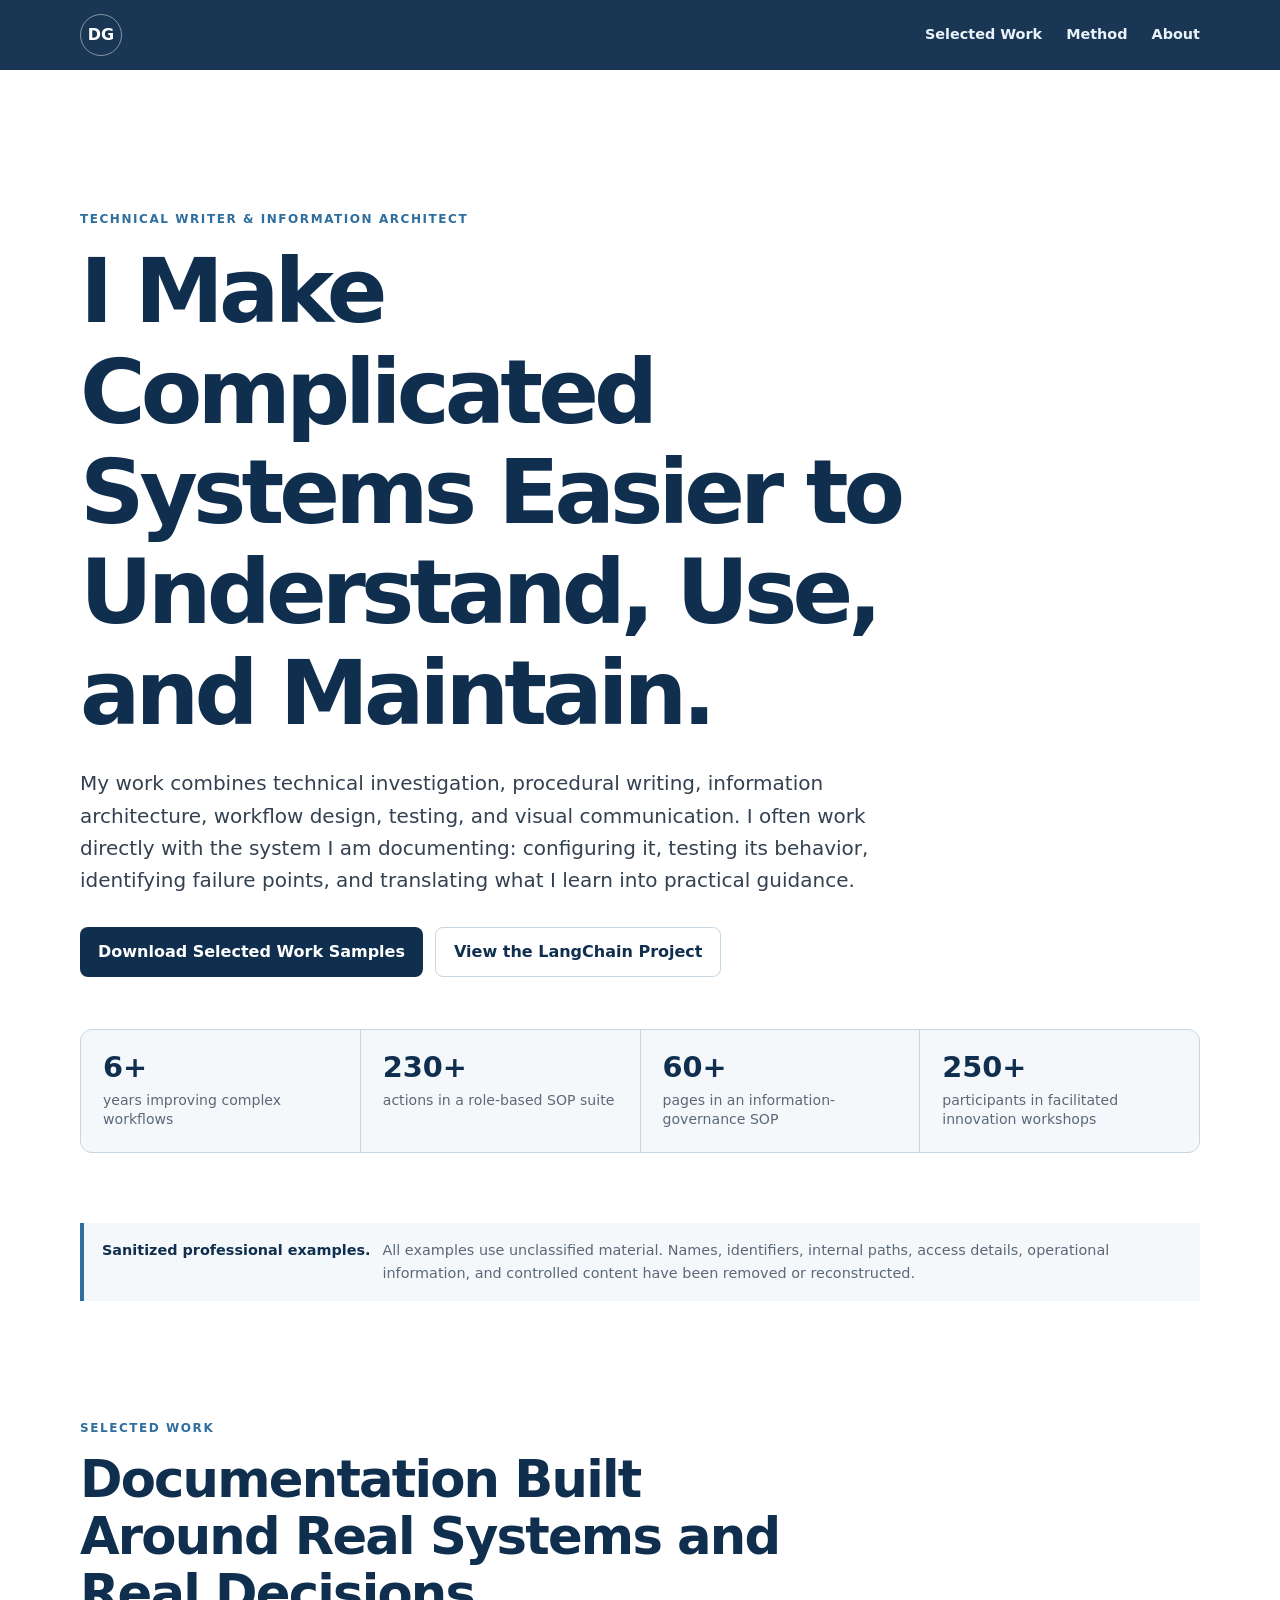
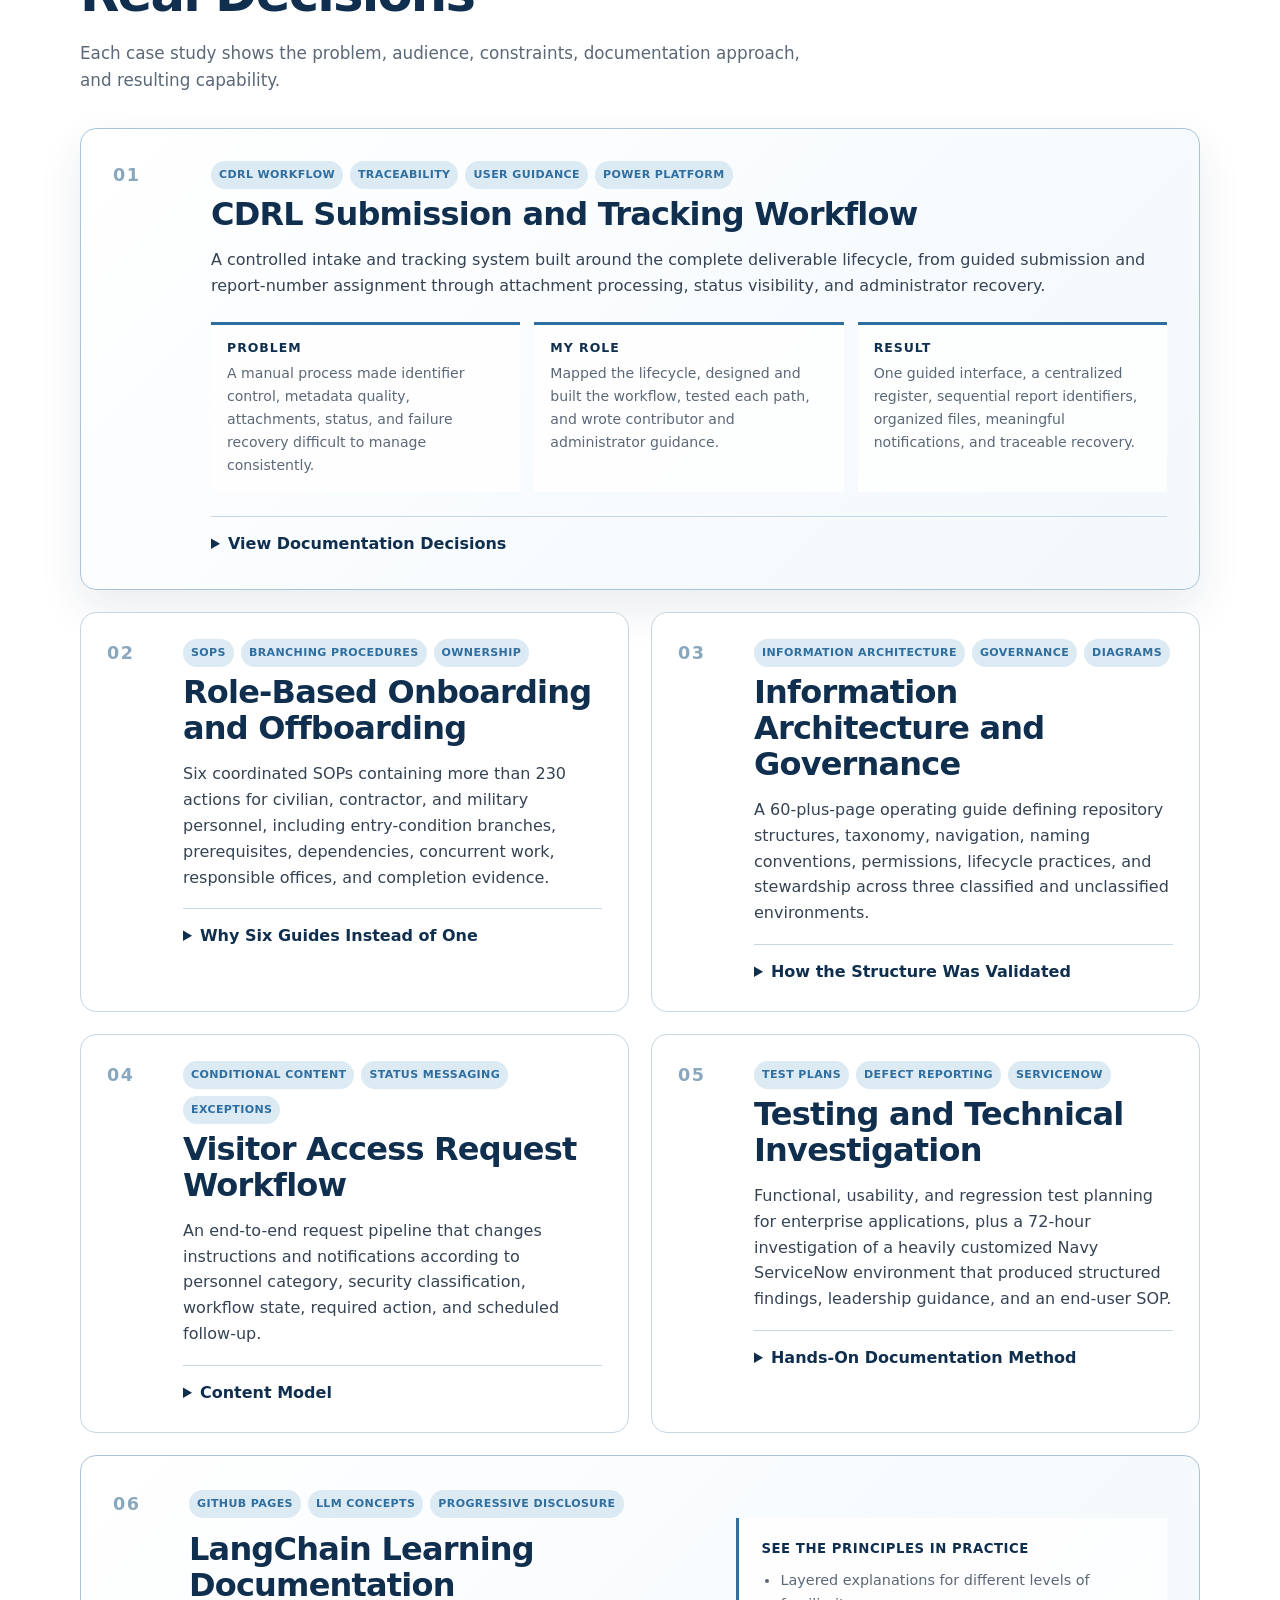
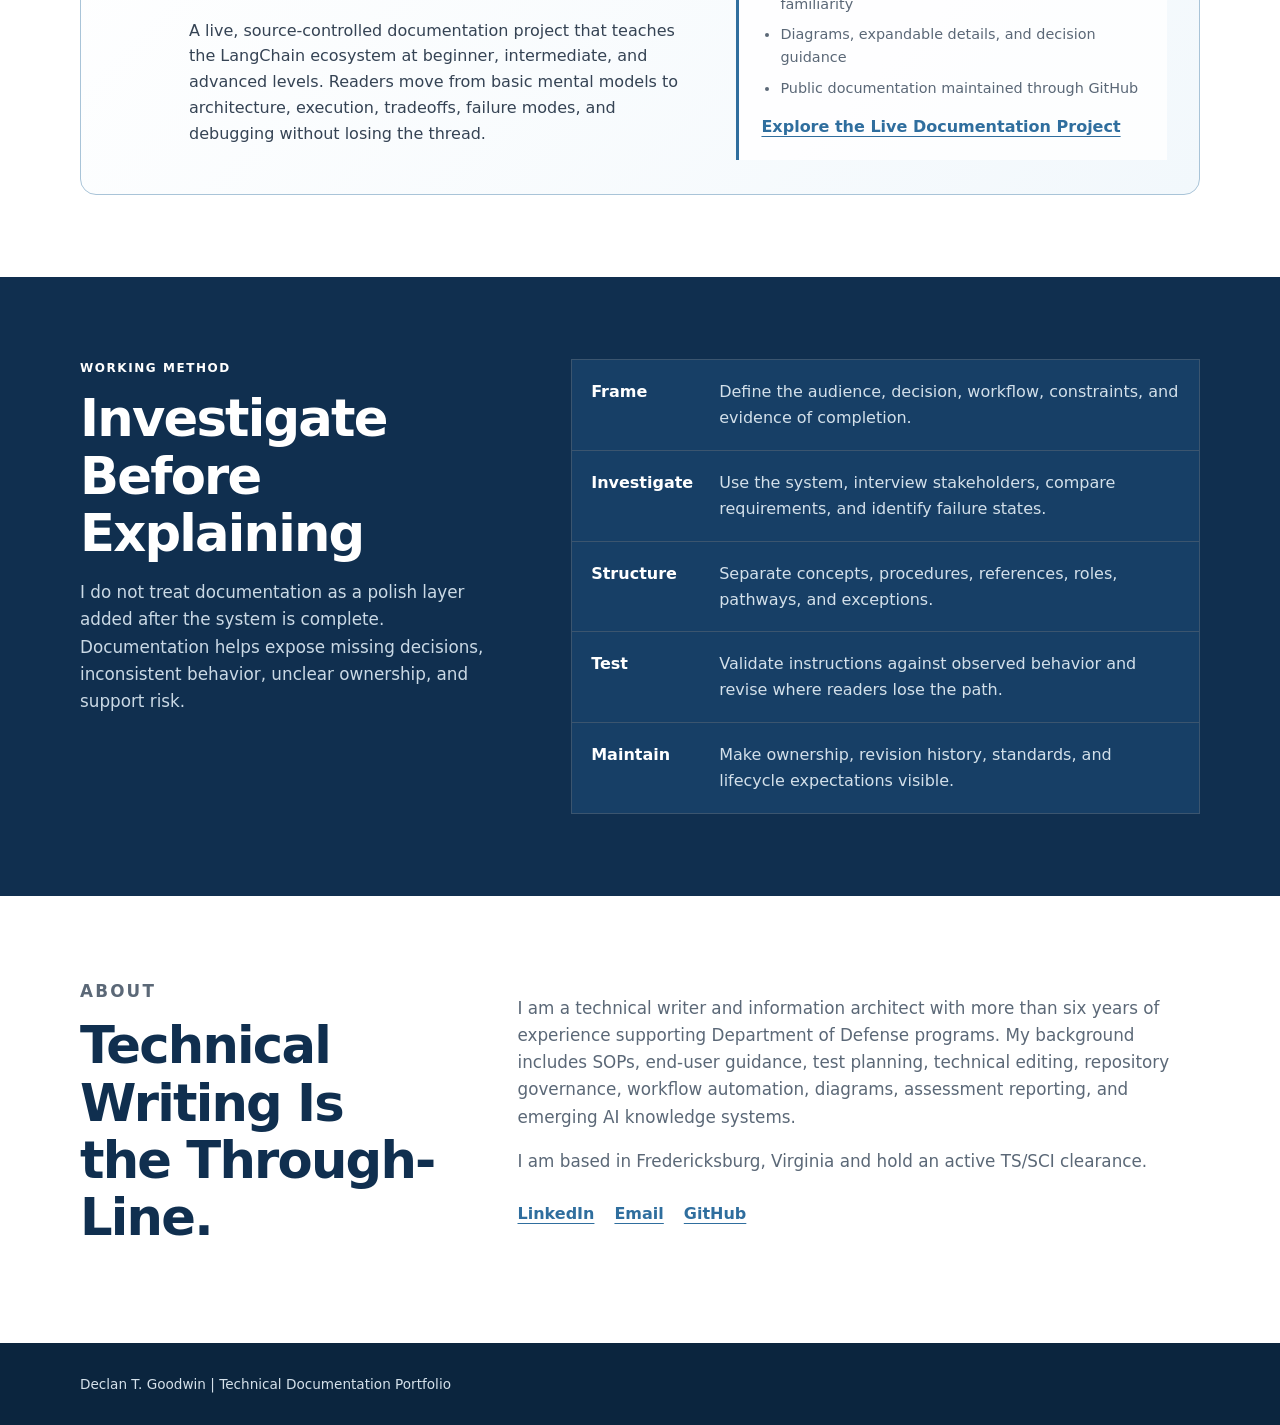
<file: index.html>
<!doctype html>
<html lang="en">
<head>
  <meta charset="utf-8">
  <meta name="viewport" content="width=device-width, initial-scale=1">
  <meta name="description" content="Declan Goodwin's selected technical documentation, workflow, testing, and information architecture case studies.">
  <title>Declan Goodwin | Technical Documentation Portfolio</title>
  <link rel="stylesheet" href="styles.css?v=20261027-portfolio">
</head>
<body>
  <header class="site-header">
    <a class="brand" href="#top" aria-label="Return to top">DG</a>
    <nav aria-label="Primary navigation">
      <a href="#work">Selected Work</a>
      <a href="#method">Method</a>
      <a href="#about">About</a>
    </nav>
  </header>

  <main id="top">
    <section class="hero shell">
      <p class="eyebrow">Technical Writer &amp; Information Architect</p>
      <h1>I Make Complicated Systems Easier to Understand, Use, and Maintain.</h1>
      <p class="lede">My work combines technical investigation, procedural writing, information architecture, workflow design, testing, and visual communication. I often work directly with the system I am documenting: configuring it, testing its behavior, identifying failure points, and translating what I learn into practical guidance.</p>
      <div class="actions">
        <a class="button primary" href="Goodwin_Declan_Technical_Documentation_Portfolio.pdf">Download Selected Work Samples</a>
        <a class="button secondary" href="https://declan-goodwin.github.io/-Dgoodwin-Learning-Chain-Gang/whats-langchain">View the LangChain Project</a>
      </div>
      <div class="hero-facts" aria-label="Portfolio summary">
        <div><strong>6+</strong><span>years improving complex workflows</span></div>
        <div><strong>230+</strong><span>actions in a role-based SOP suite</span></div>
        <div><strong>60+</strong><span>pages in an information-governance SOP</span></div>
        <div><strong>250+</strong><span>participants in facilitated innovation workshops</span></div>
      </div>
    </section>

    <section class="security-note shell" aria-label="Sanitization statement">
      <strong>Sanitized professional examples.</strong>
      <span>All examples use unclassified material. Names, identifiers, internal paths, access details, operational information, and controlled content have been removed or reconstructed.</span>
    </section>

    <section id="work" class="section shell">
      <div class="section-heading">
        <p class="eyebrow">Selected Work</p>
        <h2>Documentation Built Around Real Systems and Real Decisions</h2>
        <p>Each case study shows the problem, audience, constraints, documentation approach, and resulting capability.</p>
      </div>

      <article class="case-study featured">
        <div class="case-number">01</div>
        <div class="case-copy">
          <div class="tags"><span>CDRL workflow</span><span>Traceability</span><span>User guidance</span><span>Power Platform</span></div>
          <h3>CDRL Submission and Tracking Workflow</h3>
          <p class="case-summary">A controlled intake and tracking system built around the complete deliverable lifecycle, from guided submission and report-number assignment through attachment processing, status visibility, and administrator recovery.</p>
          <div class="case-grid">
            <div><h4>Problem</h4><p>A manual process made identifier control, metadata quality, attachments, status, and failure recovery difficult to manage consistently.</p></div>
            <div><h4>My Role</h4><p>Mapped the lifecycle, designed and built the workflow, tested each path, and wrote contributor and administrator guidance.</p></div>
            <div><h4>Result</h4><p>One guided interface, a centralized register, sequential report identifiers, organized files, meaningful notifications, and traceable recovery.</p></div>
          </div>
          <details>
            <summary>View Documentation Decisions</summary>
            <ul>
              <li>Identify the transaction and current state in every message.</li>
              <li>Tell users what happened and whether they must correct, verify, wait, or resubmit.</li>
              <li>Give administrators the failure point and concrete recovery steps.</li>
              <li>Preserve valid work instead of forcing an unnecessary restart.</li>
            </ul>
          </details>
        </div>
      </article>

      <div class="case-list">
        <article class="case-study">
          <div class="case-number">02</div>
          <div class="case-copy">
            <div class="tags"><span>SOPs</span><span>Branching procedures</span><span>Ownership</span></div>
            <h3>Role-Based Onboarding and Offboarding</h3>
            <p class="case-summary">Six coordinated SOPs containing more than 230 actions for civilian, contractor, and military personnel, including entry-condition branches, prerequisites, dependencies, concurrent work, responsible offices, and completion evidence.</p>
            <details><summary>Why Six Guides Instead of One</summary><p>A universal SOP would have forced each reader to interpret irrelevant conditions. Separating personnel categories and process direction created shorter accurate paths while preserving shared structure and terminology. The suite was selected for division-wide adoption.</p></details>
          </div>
        </article>

        <article class="case-study">
          <div class="case-number">03</div>
          <div class="case-copy">
            <div class="tags"><span>Information architecture</span><span>Governance</span><span>Diagrams</span></div>
            <h3>Information Architecture and Governance</h3>
            <p class="case-summary">A 60-plus-page operating guide defining repository structures, taxonomy, navigation, naming conventions, permissions, lifecycle practices, and stewardship across three classified and unclassified environments.</p>
            <details><summary>How the Structure Was Validated</summary><p>Branch representatives navigated the proposed architecture using their current content, challenged labels and pathways, and identified missing structures. The resulting SOP was supplemented with diagrams, one-page graphics, and quick-reference guidance.</p></details>
          </div>
        </article>

        <article class="case-study">
          <div class="case-number">04</div>
          <div class="case-copy">
            <div class="tags"><span>Conditional content</span><span>Status messaging</span><span>Exceptions</span></div>
            <h3>Visitor Access Request Workflow</h3>
            <p class="case-summary">An end-to-end request pipeline that changes instructions and notifications according to personnel category, security classification, workflow state, required action, and scheduled follow-up.</p>
            <details><summary>Content Model</summary><p>Each message identifies the request, names the current state, explains what changed, and tells the reader whether action is required. Administrator alerts include the affected step and recovery guidance.</p></details>
          </div>
        </article>

        <article class="case-study">
          <div class="case-number">05</div>
          <div class="case-copy">
            <div class="tags"><span>Test plans</span><span>Defect reporting</span><span>ServiceNow</span></div>
            <h3>Testing and Technical Investigation</h3>
            <p class="case-summary">Functional, usability, and regression test planning for enterprise applications, plus a 72-hour investigation of a heavily customized Navy ServiceNow environment that produced structured findings, leadership guidance, and an end-user SOP.</p>
            <details><summary>Hands-On Documentation Method</summary><p>Use the system, reproduce the workflow, capture expected and observed behavior, reconcile technical and stakeholder explanations, document the real boundaries, and revise the guidance against tested results.</p></details>
          </div>
        </article>

        <article class="case-study project-spotlight">
          <div class="case-number">06</div>
          <div class="case-copy">
            <div class="tags"><span>GitHub Pages</span><span>LLM concepts</span><span>Progressive disclosure</span></div>
            <div class="project-spotlight-grid">
              <div>
                <h3>LangChain Learning Documentation</h3>
                <p class="case-summary">A live, source-controlled documentation project that teaches the LangChain ecosystem at beginner, intermediate, and advanced levels. Readers move from basic mental models to architecture, execution, tradeoffs, failure modes, and debugging without losing the thread.</p>
              </div>
              <div class="project-proof">
                <p class="proof-heading">See the principles in practice</p>
                <ul>
                  <li>Layered explanations for different levels of familiarity</li>
                  <li>Diagrams, expandable details, and decision guidance</li>
                  <li>Public documentation maintained through GitHub</li>
                </ul>
                <a class="text-link" href="https://declan-goodwin.github.io/-Dgoodwin-Learning-Chain-Gang/whats-langchain">Explore the Live Documentation Project</a>
              </div>
            </div>
          </div>
        </article>
      </div>
    </section>

    <section id="method" class="section method-section">
      <div class="shell method-grid">
        <div class="section-heading">
          <p class="eyebrow">Working Method</p>
          <h2>Investigate Before Explaining</h2>
          <p>I do not treat documentation as a polish layer added after the system is complete. Documentation helps expose missing decisions, inconsistent behavior, unclear ownership, and support risk.</p>
        </div>
        <ol class="method-list">
          <li><strong>Frame</strong><span>Define the audience, decision, workflow, constraints, and evidence of completion.</span></li>
          <li><strong>Investigate</strong><span>Use the system, interview stakeholders, compare requirements, and identify failure states.</span></li>
          <li><strong>Structure</strong><span>Separate concepts, procedures, references, roles, pathways, and exceptions.</span></li>
          <li><strong>Test</strong><span>Validate instructions against observed behavior and revise where readers lose the path.</span></li>
          <li><strong>Maintain</strong><span>Make ownership, revision history, standards, and lifecycle expectations visible.</span></li>
        </ol>
      </div>
    </section>

    <section id="about" class="section shell about-grid">
      <div>
        <p class="eyebrow">About</p>
        <h2>Technical Writing Is the Through-Line.</h2>
      </div>
      <div>
        <p>I am a technical writer and information architect with more than six years of experience supporting Department of Defense programs. My background includes SOPs, end-user guidance, test planning, technical editing, repository governance, workflow automation, diagrams, assessment reporting, and emerging AI knowledge systems.</p>
        <p>I am based in Fredericksburg, Virginia and hold an active TS/SCI clearance.</p>
        <div class="contact-links">
          <a href="https://www.linkedin.com/in/declan-goodwin/">LinkedIn</a>
          <a href="mailto:Declan.goodwin1252@gmail.com">Email</a>
          <a href="https://github.com/Declan-Goodwin">GitHub</a>
        </div>
      </div>
    </section>
  </main>

  <footer>
    <div class="shell">Declan T. Goodwin | Technical Documentation Portfolio</div>
  </footer>
</body>
</html>
</file>
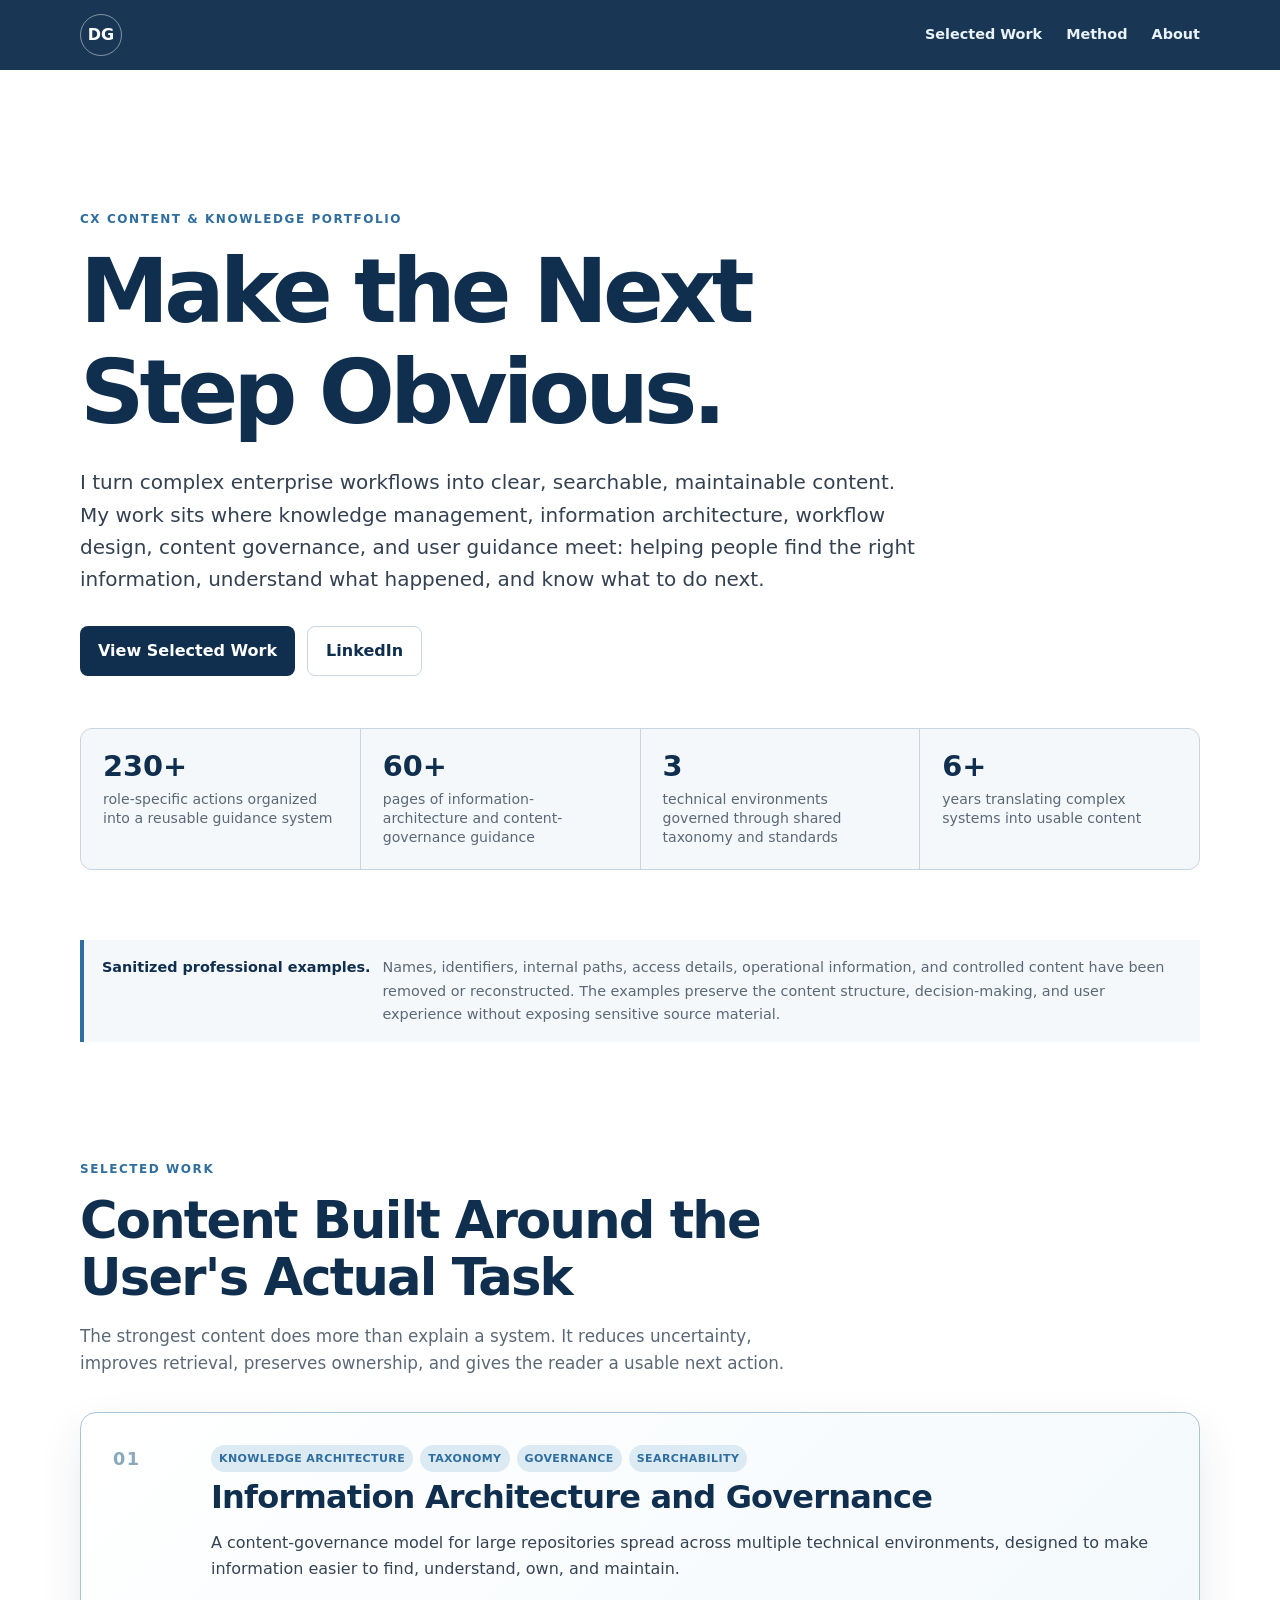
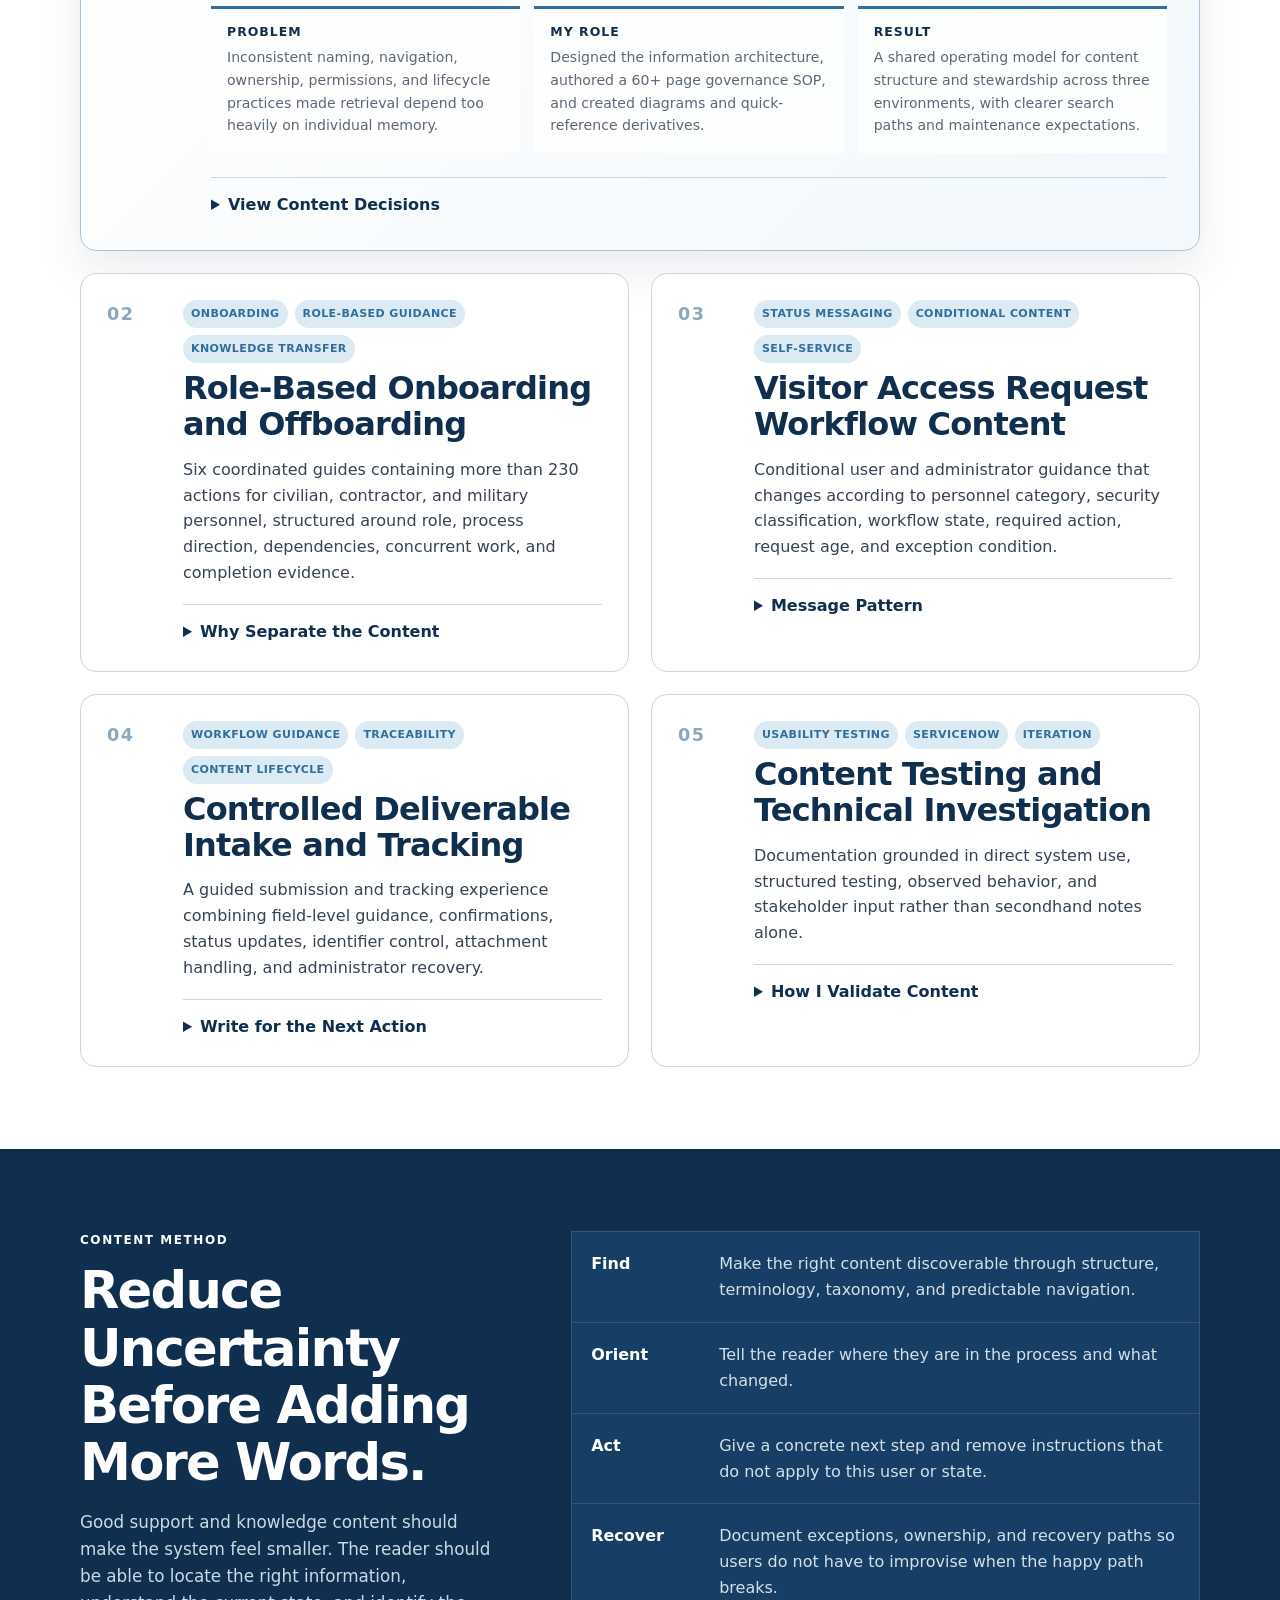
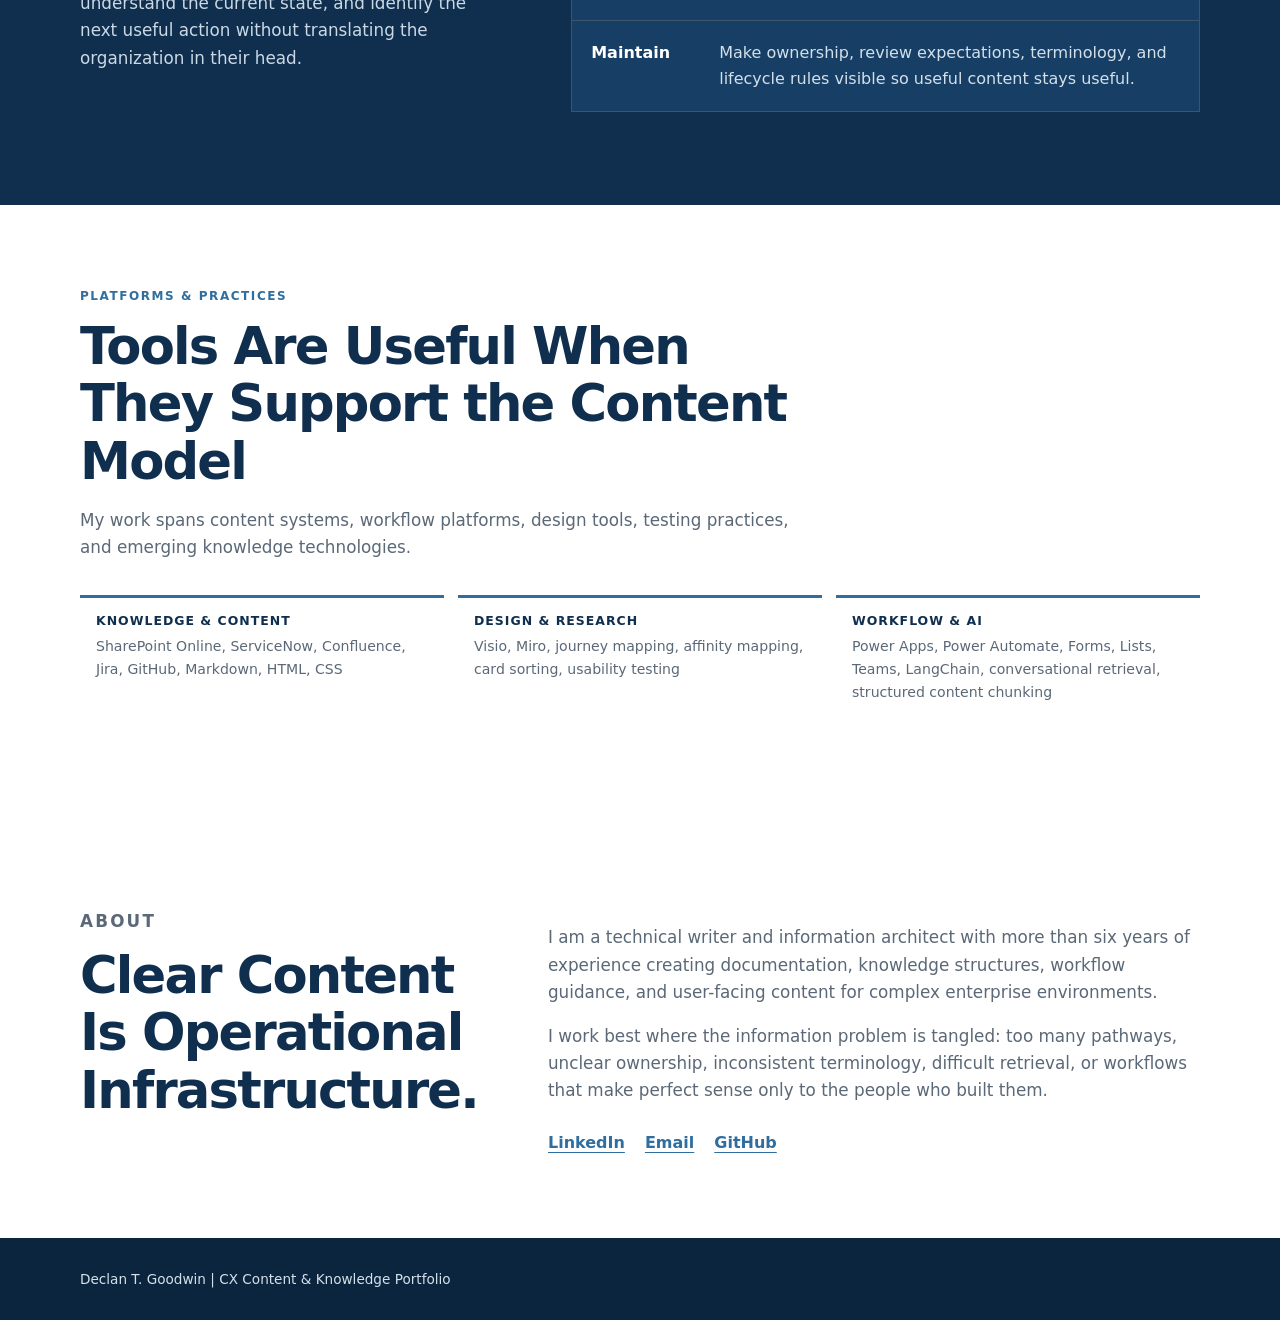
<file: cx-content-knowledge.html>
<!doctype html>
<html lang="en">
<head>
  <meta charset="utf-8">
  <meta name="viewport" content="width=device-width, initial-scale=1">
  <meta name="description" content="Declan Goodwin's CX content, knowledge management, information architecture, and workflow guidance portfolio.">
  <title>Declan Goodwin | CX Content & Knowledge Portfolio</title>
  <link rel="stylesheet" href="styles.css">
</head>
<body>
  <header class="site-header">
    <a class="brand" href="#top" aria-label="Return to top">DG</a>
    <nav aria-label="Primary navigation">
      <a href="#work">Selected Work</a>
      <a href="#method">Method</a>
      <a href="#about">About</a>
    </nav>
  </header>

  <main id="top">
    <section class="hero shell">
      <p class="eyebrow">CX Content &amp; Knowledge Portfolio</p>
      <h1>Make the Next Step Obvious.</h1>
      <p class="lede">I turn complex enterprise workflows into clear, searchable, maintainable content. My work sits where knowledge management, information architecture, workflow design, content governance, and user guidance meet: helping people find the right information, understand what happened, and know what to do next.</p>
      <div class="actions">
        <a class="button primary" href="#work">View Selected Work</a>
        <a class="button secondary" href="https://www.linkedin.com/in/declan-goodwin/">LinkedIn</a>
      </div>
      <div class="hero-facts" aria-label="Portfolio summary">
        <div><strong>230+</strong><span>role-specific actions organized into a reusable guidance system</span></div>
        <div><strong>60+</strong><span>pages of information-architecture and content-governance guidance</span></div>
        <div><strong>3</strong><span>technical environments governed through shared taxonomy and standards</span></div>
        <div><strong>6+</strong><span>years translating complex systems into usable content</span></div>
      </div>
    </section>

    <section class="security-note shell" aria-label="Sanitization statement">
      <strong>Sanitized professional examples.</strong>
      <span>Names, identifiers, internal paths, access details, operational information, and controlled content have been removed or reconstructed. The examples preserve the content structure, decision-making, and user experience without exposing sensitive source material.</span>
    </section>

    <section id="work" class="section shell">
      <div class="section-heading">
        <p class="eyebrow">Selected Work</p>
        <h2>Content Built Around the User's Actual Task</h2>
        <p>The strongest content does more than explain a system. It reduces uncertainty, improves retrieval, preserves ownership, and gives the reader a usable next action.</p>
      </div>

      <article class="case-study featured">
        <div class="case-number">01</div>
        <div class="case-copy">
          <div class="tags"><span>Knowledge architecture</span><span>Taxonomy</span><span>Governance</span><span>Searchability</span></div>
          <h3>Information Architecture and Governance</h3>
          <p class="case-summary">A content-governance model for large repositories spread across multiple technical environments, designed to make information easier to find, understand, own, and maintain.</p>
          <div class="case-grid">
            <div><h4>Problem</h4><p>Inconsistent naming, navigation, ownership, permissions, and lifecycle practices made retrieval depend too heavily on individual memory.</p></div>
            <div><h4>My Role</h4><p>Designed the information architecture, authored a 60+ page governance SOP, and created diagrams and quick-reference derivatives.</p></div>
            <div><h4>Result</h4><p>A shared operating model for content structure and stewardship across three environments, with clearer search paths and maintenance expectations.</p></div>
          </div>
          <details>
            <summary>View Content Decisions</summary>
            <ul>
              <li>Organize information around enduring work rather than individual preference.</li>
              <li>Use predictable content patterns so users can infer where information belongs.</li>
              <li>Make ownership and stewardship explicit instead of leaving responsibility implicit.</li>
              <li>Test labels and navigation with users and revise where they lose the path.</li>
              <li>Convert dense governance material into progressive layers of guidance for high-frequency tasks.</li>
            </ul>
          </details>
        </div>
      </article>

      <div class="case-list">
        <article class="case-study">
          <div class="case-number">02</div>
          <div class="case-copy">
            <div class="tags"><span>Onboarding</span><span>Role-based guidance</span><span>Knowledge transfer</span></div>
            <h3>Role-Based Onboarding and Offboarding</h3>
            <p class="case-summary">Six coordinated guides containing more than 230 actions for civilian, contractor, and military personnel, structured around role, process direction, dependencies, concurrent work, and completion evidence.</p>
            <details><summary>Why Separate the Content</summary><p>A universal checklist would have forced each reader to interpret irrelevant conditions. Splitting guidance by personnel category and process direction created shorter accurate paths while preserving common structure, terminology, and ownership. The suite was selected for division-wide adoption.</p></details>
          </div>
        </article>

        <article class="case-study">
          <div class="case-number">03</div>
          <div class="case-copy">
            <div class="tags"><span>Status messaging</span><span>Conditional content</span><span>Self-service</span></div>
            <h3>Visitor Access Request Workflow Content</h3>
            <p class="case-summary">Conditional user and administrator guidance that changes according to personnel category, security classification, workflow state, required action, request age, and exception condition.</p>
            <details><summary>Message Pattern</summary><p>Every message identifies the request, names the current state, explains what changed, and tells the reader whether action is required. Administrator alerts identify the affected step and provide recovery guidance instead of a generic failure notice.</p></details>
          </div>
        </article>

        <article class="case-study">
          <div class="case-number">04</div>
          <div class="case-copy">
            <div class="tags"><span>Workflow guidance</span><span>Traceability</span><span>Content lifecycle</span></div>
            <h3>Controlled Deliverable Intake and Tracking</h3>
            <p class="case-summary">A guided submission and tracking experience combining field-level guidance, confirmations, status updates, identifier control, attachment handling, and administrator recovery.</p>
            <details><summary>Write for the Next Action</summary><p>User-facing content is organized around what the reader needs to do next: correct, wait, verify, or resubmit. Administrator guidance preserves valid work during partial failures rather than forcing unnecessary restarts.</p></details>
          </div>
        </article>

        <article class="case-study">
          <div class="case-number">05</div>
          <div class="case-copy">
            <div class="tags"><span>Usability testing</span><span>ServiceNow</span><span>Iteration</span></div>
            <h3>Content Testing and Technical Investigation</h3>
            <p class="case-summary">Documentation grounded in direct system use, structured testing, observed behavior, and stakeholder input rather than secondhand notes alone.</p>
            <details><summary>How I Validate Content</summary><p>Use the system, reproduce the workflow, compare expected and observed behavior, capture points of user confusion, reconcile technical and stakeholder explanations, then revise the guidance against the actual task.</p></details>
          </div>
        </article>
      </div>
    </section>

    <section id="method" class="section method-section">
      <div class="shell method-grid">
        <div class="section-heading">
          <p class="eyebrow">Content Method</p>
          <h2>Reduce Uncertainty Before Adding More Words.</h2>
          <p>Good support and knowledge content should make the system feel smaller. The reader should be able to locate the right information, understand the current state, and identify the next useful action without translating the organization in their head.</p>
        </div>
        <ol class="method-list">
          <li><strong>Find</strong><span>Make the right content discoverable through structure, terminology, taxonomy, and predictable navigation.</span></li>
          <li><strong>Orient</strong><span>Tell the reader where they are in the process and what changed.</span></li>
          <li><strong>Act</strong><span>Give a concrete next step and remove instructions that do not apply to this user or state.</span></li>
          <li><strong>Recover</strong><span>Document exceptions, ownership, and recovery paths so users do not have to improvise when the happy path breaks.</span></li>
          <li><strong>Maintain</strong><span>Make ownership, review expectations, terminology, and lifecycle rules visible so useful content stays useful.</span></li>
        </ol>
      </div>
    </section>

    <section class="section shell">
      <div class="section-heading">
        <p class="eyebrow">Platforms &amp; Practices</p>
        <h2>Tools Are Useful When They Support the Content Model</h2>
        <p>My work spans content systems, workflow platforms, design tools, testing practices, and emerging knowledge technologies.</p>
      </div>
      <div class="case-grid">
        <div><h4>Knowledge &amp; Content</h4><p>SharePoint Online, ServiceNow, Confluence, Jira, GitHub, Markdown, HTML, CSS</p></div>
        <div><h4>Design &amp; Research</h4><p>Visio, Miro, journey mapping, affinity mapping, card sorting, usability testing</p></div>
        <div><h4>Workflow &amp; AI</h4><p>Power Apps, Power Automate, Forms, Lists, Teams, LangChain, conversational retrieval, structured content chunking</p></div>
      </div>
    </section>

    <section id="about" class="section shell about-grid">
      <div>
        <p class="eyebrow">About</p>
        <h2>Clear Content Is Operational Infrastructure.</h2>
      </div>
      <div>
        <p>I am a technical writer and information architect with more than six years of experience creating documentation, knowledge structures, workflow guidance, and user-facing content for complex enterprise environments.</p>
        <p>I work best where the information problem is tangled: too many pathways, unclear ownership, inconsistent terminology, difficult retrieval, or workflows that make perfect sense only to the people who built them.</p>
        <div class="contact-links">
          <a href="https://www.linkedin.com/in/declan-goodwin/">LinkedIn</a>
          <a href="mailto:Declan.goodwin1252@gmail.com">Email</a>
          <a href="https://github.com/Declan-Goodwin">GitHub</a>
        </div>
      </div>
    </section>
  </main>

  <footer>
    <div class="shell">Declan T. Goodwin | CX Content &amp; Knowledge Portfolio</div>
  </footer>
</body>
</html>
</file>
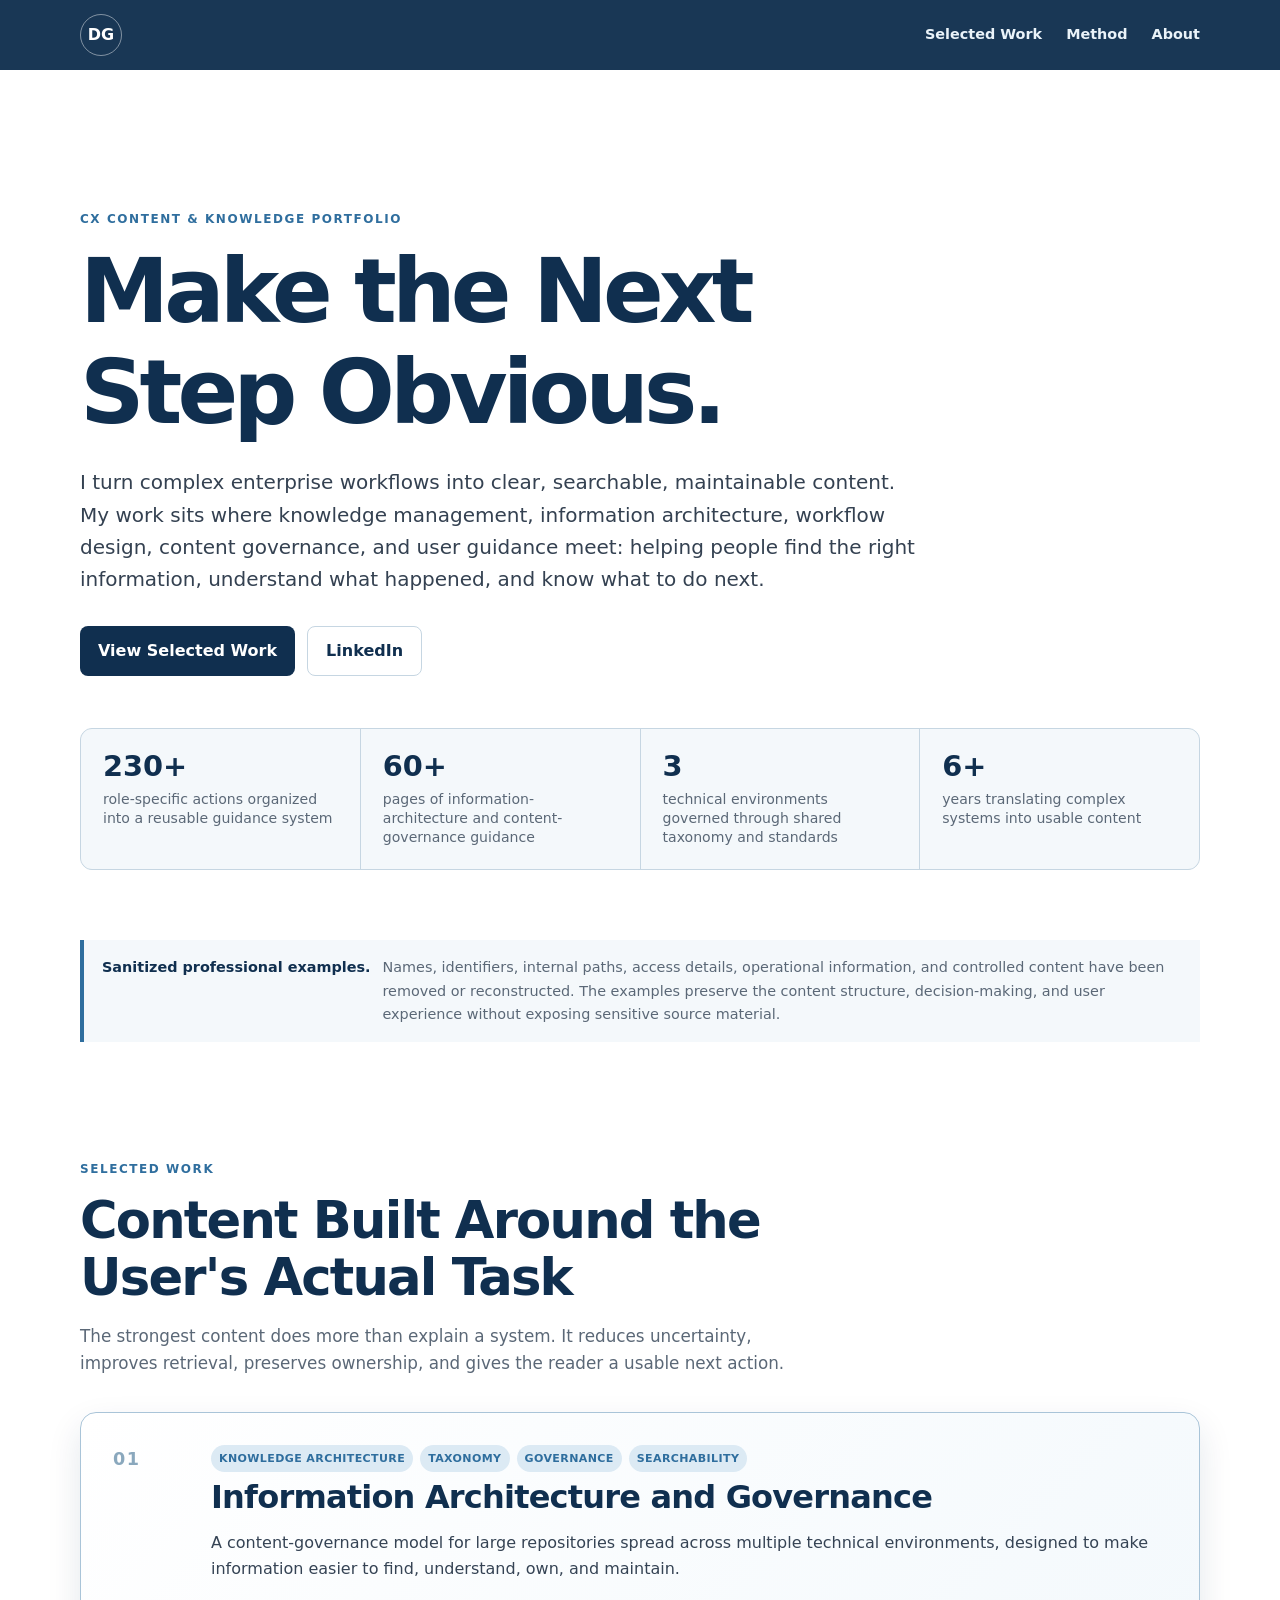
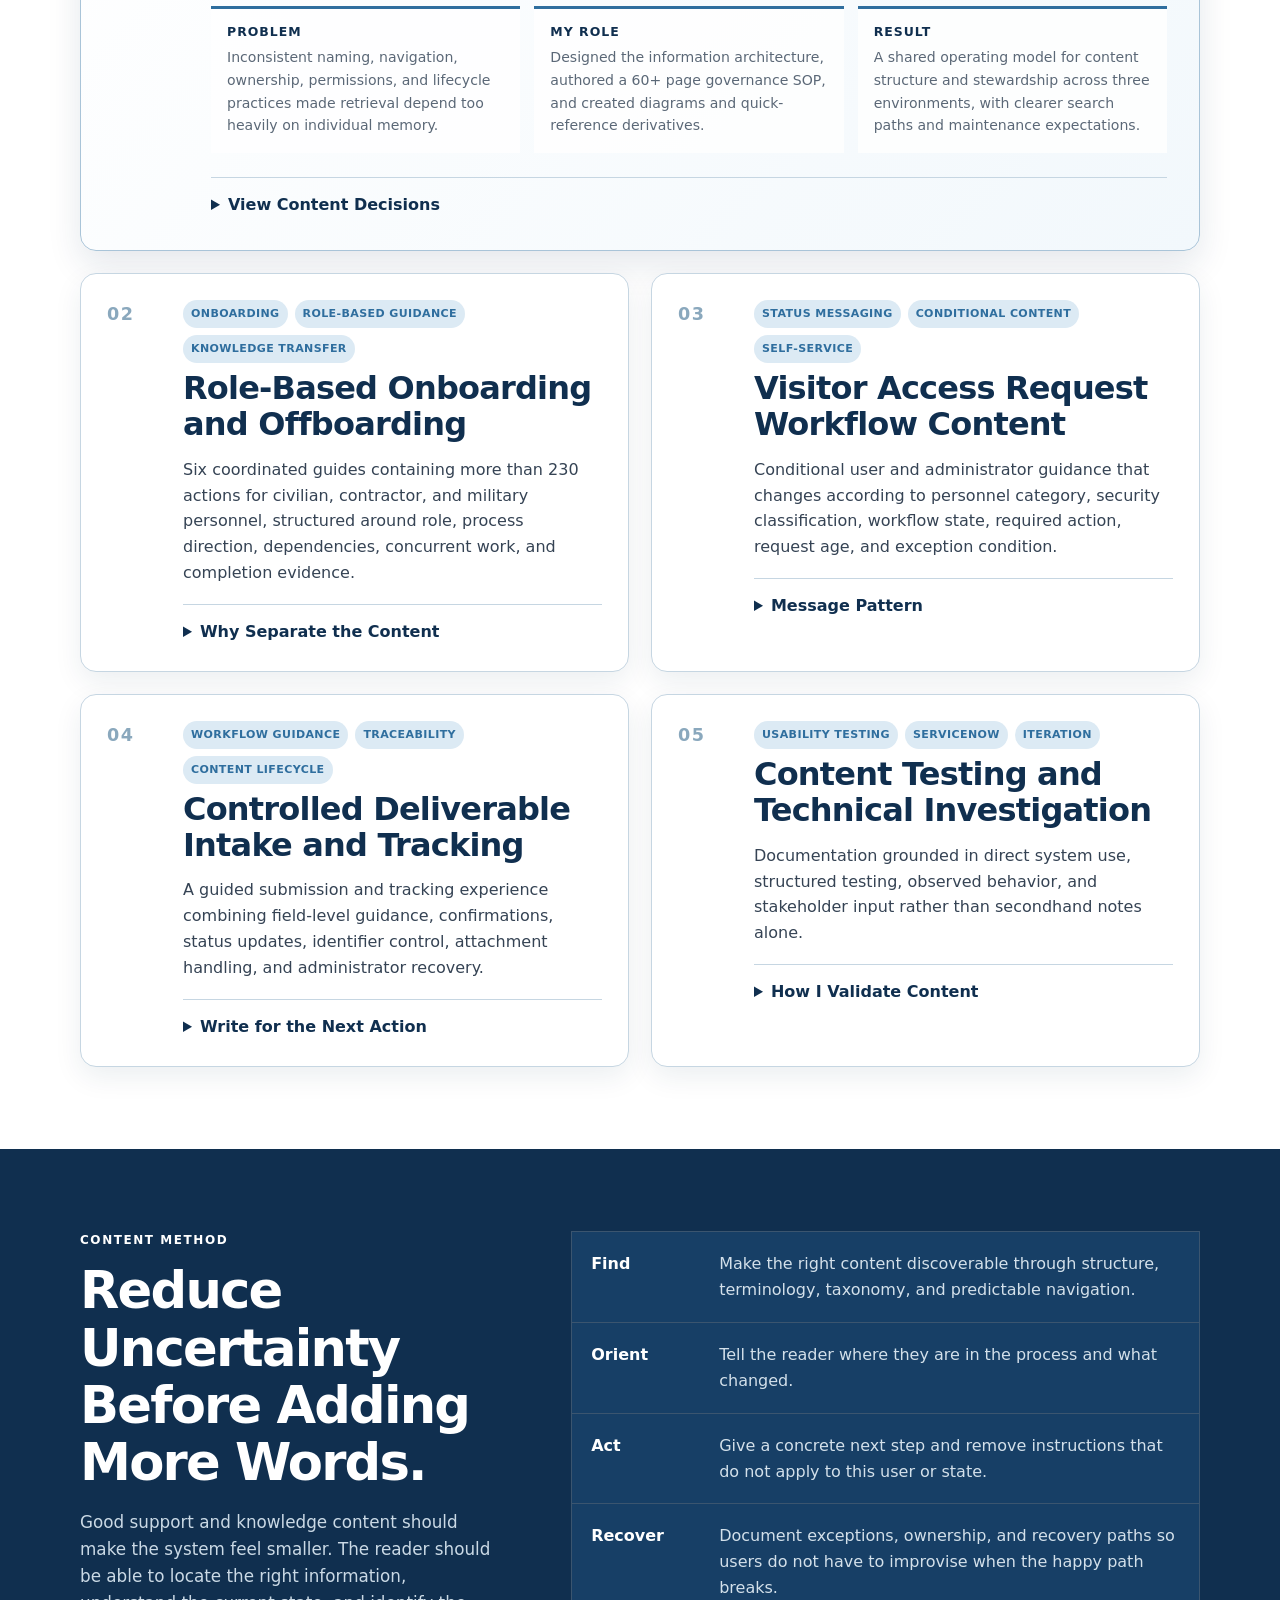
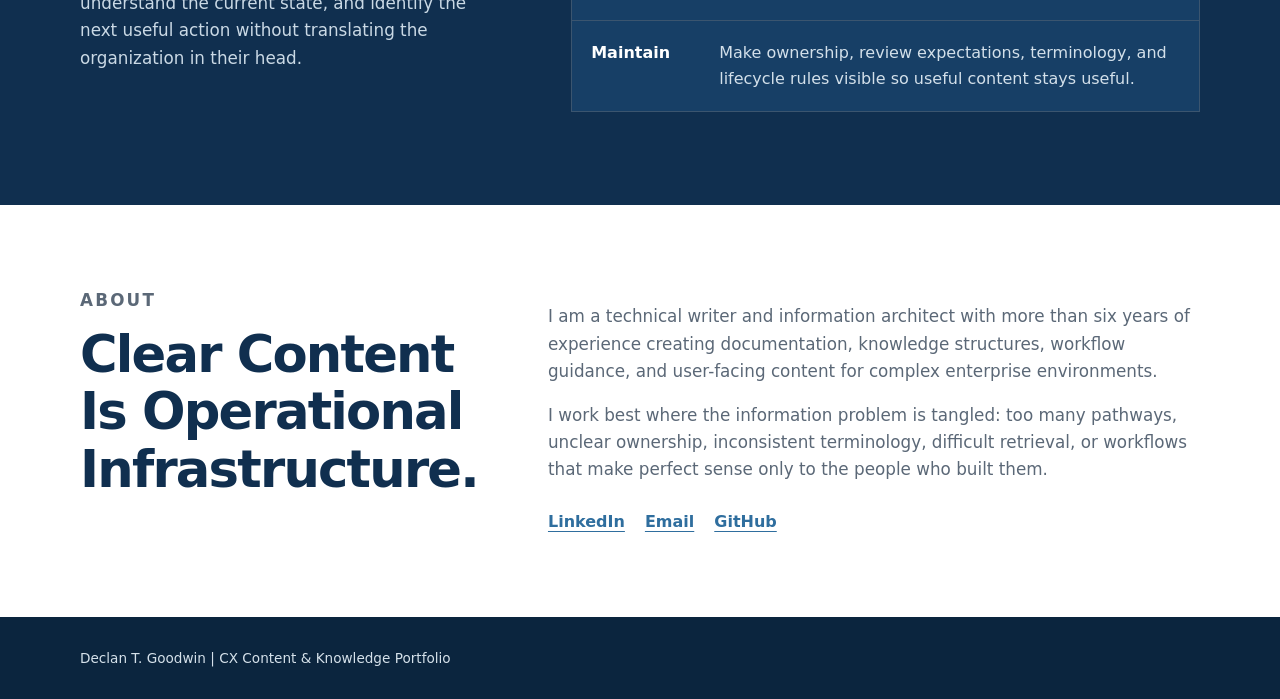
<file: roadie-portfolio.html>
<!doctype html>
<html lang="en">
<head>
  <meta charset="utf-8">
  <meta name="viewport" content="width=device-width, initial-scale=1">
  <meta name="description" content="Declan Goodwin's CX content, knowledge management, information architecture, and workflow guidance portfolio.">
  <title>Declan Goodwin | CX Content & Knowledge Portfolio</title>
  <style>
    :root{--navy:#102f4f;--blue:#2f6e9e;--sky:#dceaf4;--pale:#f4f8fb;--ink:#18212c;--muted:#5b6877;--line:#c6d6e2;--white:#fff;--shadow:0 10px 28px rgba(16,47,79,.08);--shadow-featured:0 14px 34px rgba(16,47,79,.11)}
    *{box-sizing:border-box}html{scroll-behavior:smooth}body{margin:0;font-family:Inter,ui-sans-serif,system-ui,-apple-system,BlinkMacSystemFont,"Segoe UI",sans-serif;color:var(--ink);background:var(--white);line-height:1.62}a{color:inherit}.shell{width:min(1120px,calc(100% - 42px));margin-inline:auto}.site-header{position:sticky;top:0;z-index:10;display:flex;align-items:center;justify-content:space-between;padding:14px max(21px,calc((100vw - 1120px)/2));color:var(--white);background:rgba(16,47,79,.96);backdrop-filter:blur(12px)}.brand{display:grid;width:42px;height:42px;place-items:center;border:1px solid rgba(255,255,255,.45);border-radius:50%;font-weight:800;text-decoration:none}nav{display:flex;gap:24px}nav a{color:#eaf3f9;font-size:.9rem;font-weight:650;text-decoration:none}nav a:hover,nav a:focus{color:var(--white);text-decoration:underline;text-underline-offset:5px}.hero{padding-block:clamp(76px,11vw,140px) 70px}.eyebrow{margin:0 0 12px;color:var(--blue);font-size:.75rem;font-weight:800;letter-spacing:.13em;text-transform:uppercase}h1,h2,h3,h4{color:var(--navy);line-height:1.12}h1{max-width:900px;margin:0;font-size:clamp(2.7rem,7vw,5.9rem);letter-spacing:-.055em}h2{margin:0 0 14px;font-size:clamp(2rem,4vw,3.35rem);letter-spacing:-.035em}h3{margin:8px 0 14px;font-size:clamp(1.45rem,2.5vw,2.25rem);letter-spacing:-.025em}h4{margin:0 0 7px;font-size:.78rem;letter-spacing:.08em;text-transform:uppercase}.lede{max-width:850px;margin:24px 0 0;color:#344151;font-size:clamp(1.05rem,2vw,1.25rem)}.actions{display:flex;flex-wrap:wrap;gap:12px;margin-top:30px}.button{display:inline-flex;align-items:center;min-height:48px;padding:11px 18px;border-radius:8px;font-weight:750;text-decoration:none}.button.primary{color:var(--white);background:var(--navy)}.button.secondary{color:var(--navy);border:1px solid var(--line);background:var(--white)}.hero-facts{display:grid;grid-template-columns:repeat(4,1fr);gap:1px;margin-top:52px;overflow:hidden;border:1px solid var(--line);border-radius:12px;background:var(--line)}.hero-facts div{min-height:122px;padding:22px;background:var(--pale)}.hero-facts strong{display:block;color:var(--navy);font-size:1.8rem;line-height:1.1}.hero-facts span{display:block;margin-top:8px;color:var(--muted);font-size:.88rem;line-height:1.35}.security-note{display:flex;gap:12px;align-items:baseline;margin-bottom:36px;padding:16px 18px;border-left:4px solid var(--blue);background:var(--pale);color:var(--muted);font-size:.9rem}.security-note strong{color:var(--navy);white-space:nowrap}.section{padding-block:82px}.section-heading{max-width:720px;margin-bottom:34px}.section-heading>p:last-child{color:var(--muted);font-size:1.05rem}.case-study{position:relative;display:grid;grid-template-columns:74px 1fr;gap:24px;padding:32px;border:1px solid var(--line);border-radius:16px;background:var(--white);box-shadow:var(--shadow)}.case-study.featured{margin-bottom:22px;border-color:#a9c4d8;background:linear-gradient(135deg,#fff 0%,#f2f8fc 100%);box-shadow:var(--shadow-featured)}.case-list{display:grid;grid-template-columns:1fr 1fr;gap:22px}.case-list .case-study{grid-template-columns:52px 1fr;padding:26px;box-shadow:var(--shadow)}.case-number{color:#8aa8bd;font-size:1.1rem;font-weight:850;letter-spacing:.08em}.tags{display:flex;flex-wrap:wrap;gap:7px}.tags span{padding:5px 8px;border-radius:999px;color:var(--blue);background:var(--sky);font-size:.69rem;font-weight:750;letter-spacing:.035em;text-transform:uppercase}.case-summary{margin:0;color:#354354}.case-grid{display:grid;grid-template-columns:repeat(3,1fr);gap:14px;margin:24px 0}.case-grid>div{padding:16px;border-top:3px solid var(--blue);background:rgba(255,255,255,.82)}.case-grid p{margin:0;color:var(--muted);font-size:.88rem}details{margin-top:18px;border-top:1px solid var(--line)}summary{padding-top:14px;color:var(--navy);font-weight:750;cursor:pointer}details p,details ul{color:var(--muted);font-size:.9rem}.method-section{color:var(--white);background:var(--navy)}.method-section h2,.method-section .eyebrow{color:var(--white)}.method-section .section-heading>p:last-child{color:#cad9e5}.method-grid{display:grid;grid-template-columns:.8fr 1.2fr;gap:72px;align-items:start}.method-list{display:grid;gap:1px;margin:0;padding:1px;list-style:none;background:rgba(255,255,255,.18)}.method-list li{display:grid;grid-template-columns:110px 1fr;gap:18px;padding:19px;background:#173f66}.method-list strong{color:var(--white)}.method-list span{color:#d3e0ea}.about-grid{display:grid;grid-template-columns:.7fr 1.3fr;gap:70px}.about-grid p{color:var(--muted);font-size:1.05rem}.contact-links{display:flex;flex-wrap:wrap;gap:20px;margin-top:26px}.contact-links a{color:var(--blue);font-weight:750;text-underline-offset:4px}footer{padding-block:30px;color:#d5e1ea;background:#0b253e;font-size:.85rem}@media(max-width:820px){.hero-facts{grid-template-columns:1fr 1fr}.case-list,.case-grid{grid-template-columns:1fr}.method-grid,.about-grid{grid-template-columns:1fr;gap:24px}}@media(max-width:560px){nav{gap:12px}nav a{font-size:.78rem}.hero-facts{grid-template-columns:1fr}.security-note{align-items:flex-start;flex-direction:column}.case-study,.case-list .case-study{grid-template-columns:1fr;padding:22px}.method-list li{grid-template-columns:1fr;gap:5px}}
  </style>
</head>
<body>
  <header class="site-header"><a class="brand" href="#top">DG</a><nav><a href="#work">Selected Work</a><a href="#method">Method</a><a href="#about">About</a></nav></header>
  <main id="top">
    <section class="hero shell"><p class="eyebrow">CX Content &amp; Knowledge Portfolio</p><h1>Make the Next Step Obvious.</h1><p class="lede">I turn complex enterprise workflows into clear, searchable, maintainable content. My work sits where knowledge management, information architecture, workflow design, content governance, and user guidance meet: helping people find the right information, understand what happened, and know what to do next.</p><div class="actions"><a class="button primary" href="#work">View Selected Work</a><a class="button secondary" href="https://www.linkedin.com/in/declan-goodwin/">LinkedIn</a></div><div class="hero-facts"><div><strong>230+</strong><span>role-specific actions organized into a reusable guidance system</span></div><div><strong>60+</strong><span>pages of information-architecture and content-governance guidance</span></div><div><strong>3</strong><span>technical environments governed through shared taxonomy and standards</span></div><div><strong>6+</strong><span>years translating complex systems into usable content</span></div></div></section>
    <section class="security-note shell"><strong>Sanitized professional examples.</strong><span>Names, identifiers, internal paths, access details, operational information, and controlled content have been removed or reconstructed. The examples preserve the content structure, decision-making, and user experience without exposing sensitive source material.</span></section>
    <section id="work" class="section shell"><div class="section-heading"><p class="eyebrow">Selected Work</p><h2>Content Built Around the User's Actual Task</h2><p>The strongest content does more than explain a system. It reduces uncertainty, improves retrieval, preserves ownership, and gives the reader a usable next action.</p></div>
      <article class="case-study featured"><div class="case-number">01</div><div class="case-copy"><div class="tags"><span>Knowledge architecture</span><span>Taxonomy</span><span>Governance</span><span>Searchability</span></div><h3>Information Architecture and Governance</h3><p class="case-summary">A content-governance model for large repositories spread across multiple technical environments, designed to make information easier to find, understand, own, and maintain.</p><div class="case-grid"><div><h4>Problem</h4><p>Inconsistent naming, navigation, ownership, permissions, and lifecycle practices made retrieval depend too heavily on individual memory.</p></div><div><h4>My Role</h4><p>Designed the information architecture, authored a 60+ page governance SOP, and created diagrams and quick-reference derivatives.</p></div><div><h4>Result</h4><p>A shared operating model for content structure and stewardship across three environments, with clearer search paths and maintenance expectations.</p></div></div><details><summary>View Content Decisions</summary><ul><li>Organize information around enduring work rather than individual preference.</li><li>Use predictable content patterns so users can infer where information belongs.</li><li>Make ownership and stewardship explicit instead of leaving responsibility implicit.</li><li>Test labels and navigation with users and revise where they lose the path.</li><li>Convert dense governance material into progressive layers of guidance for high-frequency tasks.</li></ul></details></div></article>
      <div class="case-list">
        <article class="case-study"><div class="case-number">02</div><div class="case-copy"><div class="tags"><span>Onboarding</span><span>Role-based guidance</span><span>Knowledge transfer</span></div><h3>Role-Based Onboarding and Offboarding</h3><p class="case-summary">Six coordinated guides containing more than 230 actions for civilian, contractor, and military personnel, structured around role, process direction, dependencies, concurrent work, and completion evidence.</p><details><summary>Why Separate the Content</summary><p>A universal checklist would have forced each reader to interpret irrelevant conditions. Splitting guidance by personnel category and process direction created shorter accurate paths while preserving common structure, terminology, and ownership. The suite was selected for division-wide adoption.</p></details></div></article>
        <article class="case-study"><div class="case-number">03</div><div class="case-copy"><div class="tags"><span>Status messaging</span><span>Conditional content</span><span>Self-service</span></div><h3>Visitor Access Request Workflow Content</h3><p class="case-summary">Conditional user and administrator guidance that changes according to personnel category, security classification, workflow state, required action, request age, and exception condition.</p><details><summary>Message Pattern</summary><p>Every message identifies the request, names the current state, explains what changed, and tells the reader whether action is required. Administrator alerts identify the affected step and provide recovery guidance instead of a generic failure notice.</p></details></div></article>
        <article class="case-study"><div class="case-number">04</div><div class="case-copy"><div class="tags"><span>Workflow guidance</span><span>Traceability</span><span>Content lifecycle</span></div><h3>Controlled Deliverable Intake and Tracking</h3><p class="case-summary">A guided submission and tracking experience combining field-level guidance, confirmations, status updates, identifier control, attachment handling, and administrator recovery.</p><details><summary>Write for the Next Action</summary><p>User-facing content is organized around what the reader needs to do next: correct, wait, verify, or resubmit. Administrator guidance preserves valid work during partial failures rather than forcing unnecessary restarts.</p></details></div></article>
        <article class="case-study"><div class="case-number">05</div><div class="case-copy"><div class="tags"><span>Usability testing</span><span>ServiceNow</span><span>Iteration</span></div><h3>Content Testing and Technical Investigation</h3><p class="case-summary">Documentation grounded in direct system use, structured testing, observed behavior, and stakeholder input rather than secondhand notes alone.</p><details><summary>How I Validate Content</summary><p>Use the system, reproduce the workflow, compare expected and observed behavior, capture points of user confusion, reconcile technical and stakeholder explanations, then revise the guidance against the actual task.</p></details></div></article>
      </div></section>
    <section id="method" class="section method-section"><div class="shell method-grid"><div class="section-heading"><p class="eyebrow">Content Method</p><h2>Reduce Uncertainty Before Adding More Words.</h2><p>Good support and knowledge content should make the system feel smaller. The reader should be able to locate the right information, understand the current state, and identify the next useful action without translating the organization in their head.</p></div><ol class="method-list"><li><strong>Find</strong><span>Make the right content discoverable through structure, terminology, taxonomy, and predictable navigation.</span></li><li><strong>Orient</strong><span>Tell the reader where they are in the process and what changed.</span></li><li><strong>Act</strong><span>Give a concrete next step and remove instructions that do not apply to this user or state.</span></li><li><strong>Recover</strong><span>Document exceptions, ownership, and recovery paths so users do not have to improvise when the happy path breaks.</span></li><li><strong>Maintain</strong><span>Make ownership, review expectations, terminology, and lifecycle rules visible so useful content stays useful.</span></li></ol></div></section>
    <section id="about" class="section shell about-grid"><div><p class="eyebrow">About</p><h2>Clear Content Is Operational Infrastructure.</h2></div><div><p>I am a technical writer and information architect with more than six years of experience creating documentation, knowledge structures, workflow guidance, and user-facing content for complex enterprise environments.</p><p>I work best where the information problem is tangled: too many pathways, unclear ownership, inconsistent terminology, difficult retrieval, or workflows that make perfect sense only to the people who built them.</p><div class="contact-links"><a href="https://www.linkedin.com/in/declan-goodwin/">LinkedIn</a><a href="mailto:Declan.goodwin1252@gmail.com">Email</a><a href="https://github.com/Declan-Goodwin">GitHub</a></div></div></section>
  </main>
  <footer><div class="shell">Declan T. Goodwin | CX Content &amp; Knowledge Portfolio</div></footer>
</body>
</html>
</file>
<file: styles.css>
:root {
  --navy: #102f4f;
  --blue: #2f6e9e;
  --sky: #dceaf4;
  --pale: #f4f8fb;
  --ink: #18212c;
  --muted: #5b6877;
  --line: #c6d6e2;
  --white: #ffffff;
  --shadow: 0 18px 45px rgba(16, 47, 79, 0.09);
}

* { box-sizing: border-box; }
html { scroll-behavior: smooth; }
body {
  margin: 0;
  font-family: Inter, ui-sans-serif, system-ui, -apple-system, BlinkMacSystemFont, "Segoe UI", sans-serif;
  color: var(--ink);
  background: var(--white);
  line-height: 1.62;
}

a { color: inherit; }
.shell { width: min(1120px, calc(100% - 42px)); margin-inline: auto; }
.site-header {
  position: sticky;
  top: 0;
  z-index: 10;
  display: flex;
  align-items: center;
  justify-content: space-between;
  padding: 14px max(21px, calc((100vw - 1120px) / 2));
  color: var(--white);
  background: rgba(16, 47, 79, 0.96);
  backdrop-filter: blur(12px);
}
.brand {
  display: grid;
  width: 42px;
  height: 42px;
  place-items: center;
  border: 1px solid rgba(255,255,255,.45);
  border-radius: 50%;
  font-weight: 800;
  text-decoration: none;
}
nav { display: flex; gap: 24px; }
nav a { color: #eaf3f9; font-size: .9rem; font-weight: 650; text-decoration: none; }
nav a:hover, nav a:focus { color: var(--white); text-decoration: underline; text-underline-offset: 5px; }

.hero { padding-block: clamp(76px, 11vw, 140px) 70px; }
.eyebrow { margin: 0 0 12px; color: var(--blue); font-size: .75rem; font-weight: 800; letter-spacing: .13em; text-transform: uppercase; }
h1, h2, h3, h4 { color: var(--navy); line-height: 1.12; }
h1 { max-width: 900px; margin: 0; font-size: clamp(2.7rem, 7vw, 5.9rem); letter-spacing: -.055em; }
h2 { margin: 0 0 14px; font-size: clamp(2rem, 4vw, 3.35rem); letter-spacing: -.035em; }
h3 { margin: 8px 0 14px; font-size: clamp(1.45rem, 2.5vw, 2.25rem); letter-spacing: -.025em; }
h4 { margin: 0 0 7px; font-size: .78rem; letter-spacing: .08em; text-transform: uppercase; }
.lede { max-width: 850px; margin: 24px 0 0; color: #344151; font-size: clamp(1.05rem, 2vw, 1.25rem); }
.actions { display: flex; flex-wrap: wrap; gap: 12px; margin-top: 30px; }
.button { display: inline-flex; align-items: center; min-height: 48px; padding: 11px 18px; border-radius: 8px; font-weight: 750; text-decoration: none; }
.button.primary { color: var(--white); background: var(--navy); }
.button.primary:hover { background: var(--blue); }
.button.secondary { color: var(--navy); border: 1px solid var(--line); background: var(--white); }
.button.secondary:hover { border-color: var(--blue); background: var(--pale); }
.hero-facts { display: grid; grid-template-columns: repeat(4, 1fr); gap: 1px; margin-top: 52px; overflow: hidden; border: 1px solid var(--line); border-radius: 12px; background: var(--line); }
.hero-facts div { min-height: 122px; padding: 22px; background: var(--pale); }
.hero-facts strong { display: block; color: var(--navy); font-size: 1.8rem; line-height: 1.1; }
.hero-facts span { display: block; margin-top: 8px; color: var(--muted); font-size: .88rem; line-height: 1.35; }

.security-note { display: flex; gap: 12px; align-items: baseline; margin-bottom: 36px; padding: 16px 18px; border-left: 4px solid var(--blue); background: var(--pale); color: var(--muted); font-size: .9rem; }
.security-note strong { color: var(--navy); white-space: nowrap; }
.section { padding-block: 82px; }
.section-heading { max-width: 720px; margin-bottom: 34px; }
.section-heading > p:last-child { color: var(--muted); font-size: 1.05rem; }

.case-study { position: relative; display: grid; grid-template-columns: 74px 1fr; gap: 24px; padding: 32px; border: 1px solid var(--line); border-radius: 16px; background: var(--white); box-shadow: var(--shadow); }
.case-study.featured { margin-bottom: 22px; border-color: #a9c4d8; background: linear-gradient(135deg, #fff 0%, #f2f8fc 100%); }
.case-list { display: grid; grid-template-columns: 1fr 1fr; gap: 22px; }
.case-list .case-study { grid-template-columns: 52px 1fr; padding: 26px; box-shadow: none; }
.case-list .case-study.project-spotlight { grid-column: 1 / -1; padding: 34px 32px; border-color: #a9c4d8; background: linear-gradient(135deg, #fff 0%, #f2f8fc 100%); }
.project-spotlight-grid { display: grid; grid-template-columns: minmax(0, 1.08fr) minmax(0, .92fr); align-items: start; gap: 42px; }
.project-spotlight h3 { margin-top: 14px; }
.project-proof { padding: 20px 22px; border-left: 3px solid var(--blue); background: rgba(255,255,255,.86); }
.proof-heading { margin: 0 0 10px; color: var(--navy); font-size: .83rem; font-weight: 800; letter-spacing: .04em; text-transform: uppercase; }
.project-proof ul { margin: 0; padding-left: 19px; color: var(--muted); font-size: .9rem; }
.project-proof li + li { margin-top: 7px; }
.project-proof .text-link { margin-top: 14px; }
.case-number { color: #8aa8bd; font-size: 1.1rem; font-weight: 850; letter-spacing: .08em; }
.tags { display: flex; flex-wrap: wrap; gap: 7px; }
.tags span { padding: 5px 8px; border-radius: 999px; color: var(--blue); background: var(--sky); font-size: .69rem; font-weight: 750; letter-spacing: .035em; text-transform: uppercase; }
.case-summary { margin: 0; color: #354354; }
.case-grid { display: grid; grid-template-columns: repeat(3, 1fr); gap: 14px; margin: 24px 0; }
.case-grid > div { padding: 16px; border-top: 3px solid var(--blue); background: rgba(255,255,255,.82); }
.case-grid p { margin: 0; color: var(--muted); font-size: .88rem; }
details { margin-top: 18px; border-top: 1px solid var(--line); }
summary { padding-top: 14px; color: var(--navy); font-weight: 750; cursor: pointer; }
details p, details ul { color: var(--muted); font-size: .9rem; }
.text-link { display: inline-block; margin-top: 17px; color: var(--blue); font-weight: 750; text-underline-offset: 4px; }

.method-section { color: var(--white); background: var(--navy); }
.method-section h2, .method-section .eyebrow { color: var(--white); }
.method-section .section-heading > p:last-child { color: #cad9e5; }
.method-grid { display: grid; grid-template-columns: .8fr 1.2fr; gap: 72px; align-items: start; }
.method-list { display: grid; gap: 1px; margin: 0; padding: 1px; list-style: none; background: rgba(255,255,255,.18); }
.method-list li { display: grid; grid-template-columns: 110px 1fr; gap: 18px; padding: 19px; background: #173f66; }
.method-list strong { color: var(--white); }
.method-list span { color: #d3e0ea; }

.about-grid { display: grid; grid-template-columns: .7fr 1.3fr; gap: 70px; }
.about-grid p { color: var(--muted); font-size: 1.05rem; }
.contact-links { display: flex; flex-wrap: wrap; gap: 20px; margin-top: 26px; }
.contact-links a { color: var(--blue); font-weight: 750; text-underline-offset: 4px; }
footer { padding-block: 30px; color: #d5e1ea; background: #0b253e; font-size: .85rem; }

@media (max-width: 820px) {
  .hero-facts { grid-template-columns: 1fr 1fr; }
  .case-list { grid-template-columns: 1fr; }
  .case-grid { grid-template-columns: 1fr; }
  .project-spotlight-grid { grid-template-columns: 1fr; gap: 18px; }
  .method-grid, .about-grid { grid-template-columns: 1fr; gap: 24px; }
}

@media (max-width: 560px) {
  nav { gap: 12px; }
  nav a { font-size: .78rem; }
  .hero-facts { grid-template-columns: 1fr; }
  .security-note { align-items: flex-start; flex-direction: column; }
  .case-study, .case-list .case-study { grid-template-columns: 1fr; padding: 22px; }
  .method-list li { grid-template-columns: 1fr; gap: 5px; }
}

@media print {
  .site-header, .actions { display: none; }
  .hero { padding-top: 24px; }
  .case-study { break-inside: avoid; box-shadow: none; }
}
</file>
